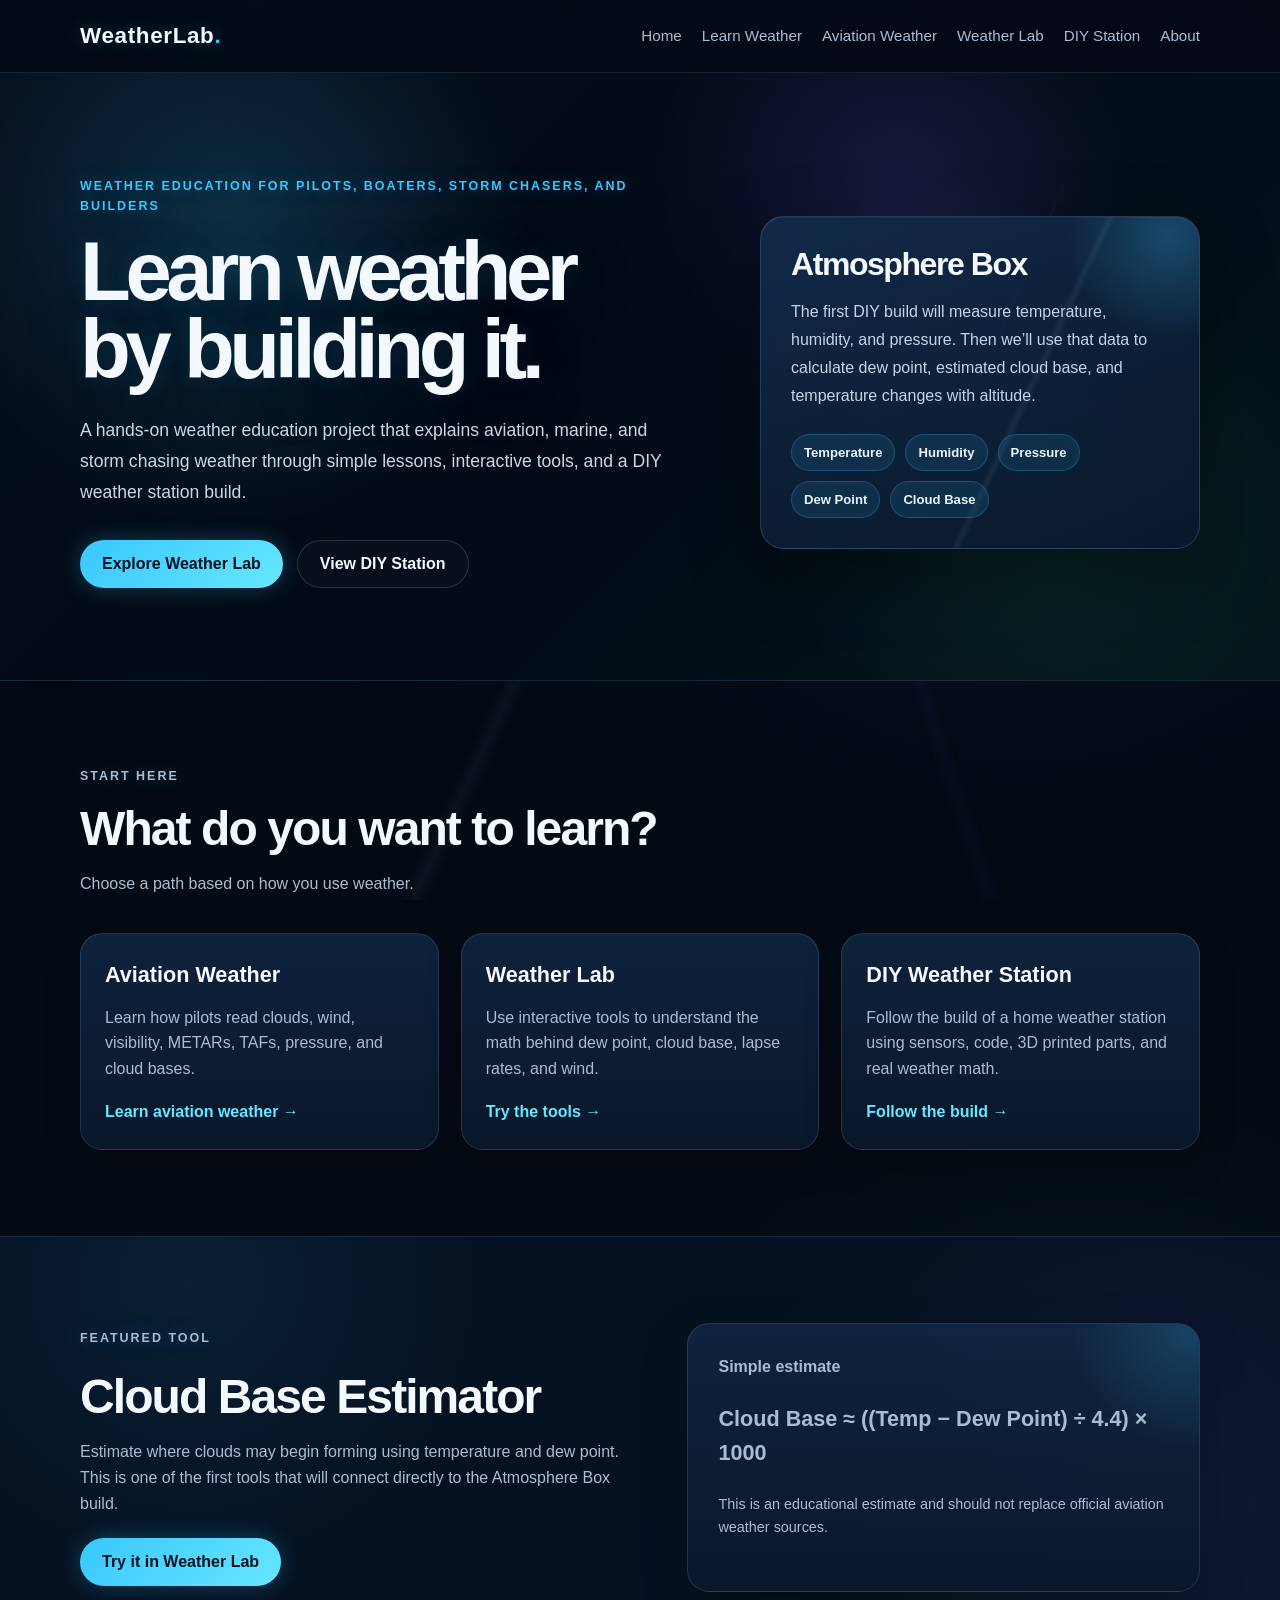
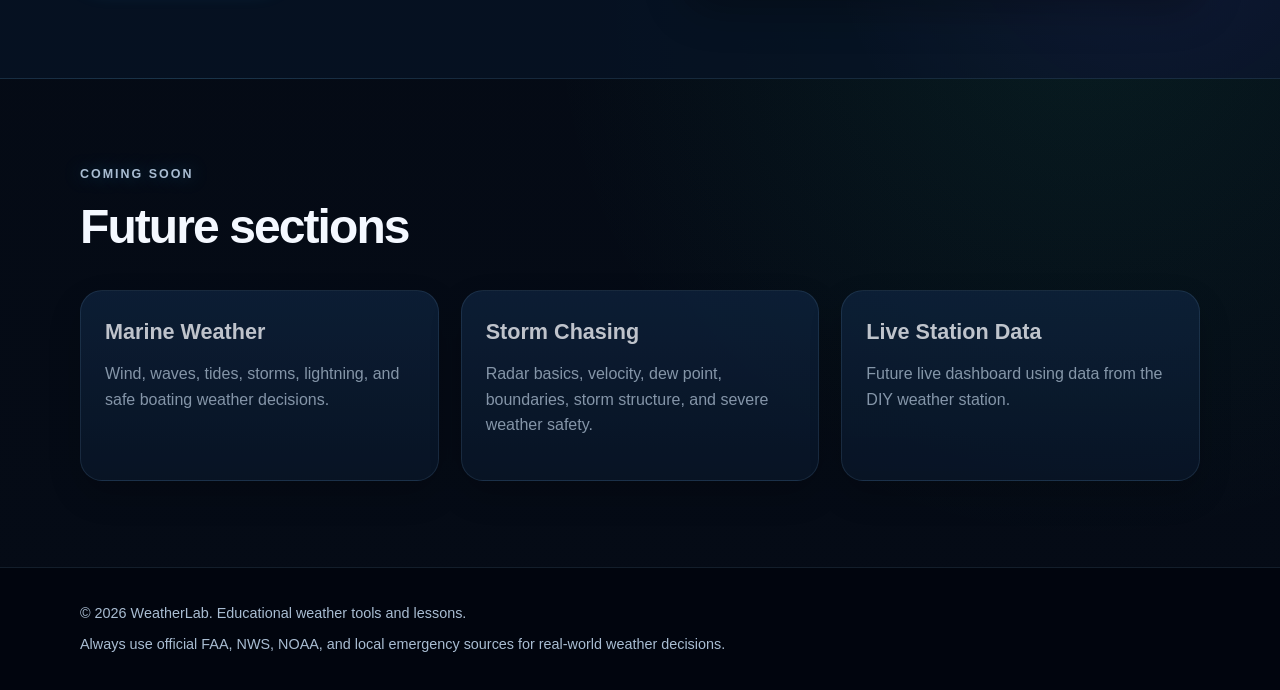
<file: index.html>
<!DOCTYPE html>
<html lang="en">
<head>
  <meta charset="UTF-8" />
  <meta name="viewport" content="width=device-width, initial-scale=1.0" />

  <title>Weather Lab</title>

  <link rel="stylesheet" href="css/style.css" />
</head>
<body>

  <header class="site-header">
    <div class="container nav-container">
      <a href="index.html" class="site-logo">WeatherLab</a>

      <button class="menu-btn" id="menuBtn" aria-label="Open navigation">
        ☰
      </button>

      <nav class="site-nav" id="siteNav">
        <a href="index.html">Home</a>
        <a href="learn-weather.html">Learn Weather</a>
        <a href="aviation-weather.html">Aviation Weather</a>
        <a href="weather-lab.html">Weather Lab</a>
        <a href="diy-station.html">DIY Station</a>
        <a href="about.html">About</a>
      </nav>
    </div>
  </header>

  <main>
    <section class="hero-section">
      <div class="container hero-grid">
        <div class="hero-content">
          <p class="eyebrow">Weather education for pilots, boaters, storm chasers, and builders</p>

          <h1>Learn weather by building it.</h1>

          <p class="hero-text">
            A hands-on weather education project that explains aviation, marine, and storm chasing weather through simple lessons, interactive tools, and a DIY weather station build.
          </p>

          <div class="hero-actions">
            <a href="weather-lab.html" class="btn btn-primary">Explore Weather Lab</a>
            <a href="diy-station.html" class="btn btn-secondary">View DIY Station</a>
          </div>
        </div>

        <div class="hero-card">
          <h2>Atmosphere Box</h2>
          <p>
            The first DIY build will measure temperature, humidity, and pressure. Then we’ll use that data to calculate dew point, estimated cloud base, and temperature changes with altitude.
          </p>

          <div class="sensor-list">
            <span>Temperature</span>
            <span>Humidity</span>
            <span>Pressure</span>
            <span>Dew Point</span>
            <span>Cloud Base</span>
          </div>
        </div>
      </div>
    </section>

    <section class="section">
      <div class="container">
        <div class="section-heading">
          <p class="eyebrow">Start here</p>
          <h2>What do you want to learn?</h2>
          <p>
            Choose a path based on how you use weather.
          </p>
        </div>

        <div class="card-grid">
          <article class="info-card">
            <h3>Aviation Weather</h3>
            <p>
              Learn how pilots read clouds, wind, visibility, METARs, TAFs, pressure, and cloud bases.
            </p>
            <a href="aviation-weather.html">Learn aviation weather →</a>
          </article>

          <article class="info-card">
            <h3>Weather Lab</h3>
            <p>
              Use interactive tools to understand the math behind dew point, cloud base, lapse rates, and wind.
            </p>
            <a href="weather-lab.html">Try the tools →</a>
          </article>

          <article class="info-card">
            <h3>DIY Weather Station</h3>
            <p>
              Follow the build of a home weather station using sensors, code, 3D printed parts, and real weather math.
            </p>
            <a href="diy-station.html">Follow the build →</a>
          </article>
        </div>
      </div>
    </section>

    <section class="section section-alt">
      <div class="container split-section">
        <div>
          <p class="eyebrow">Featured tool</p>
          <h2>Cloud Base Estimator</h2>
          <p>
            Estimate where clouds may begin forming using temperature and dew point. This is one of the first tools that will connect directly to the Atmosphere Box build.
          </p>
          <a href="weather-lab.html" class="btn btn-primary">Try it in Weather Lab</a>
        </div>

        <div class="formula-card">
          <p class="formula-title">Simple estimate</p>
          <p class="formula">
            Cloud Base ≈ ((Temp − Dew Point) ÷ 4.4) × 1000
          </p>
          <p class="small-text">
            This is an educational estimate and should not replace official aviation weather sources.
          </p>
        </div>
      </div>
    </section>

    <section class="section">
      <div class="container">
        <div class="section-heading">
          <p class="eyebrow">Coming soon</p>
          <h2>Future sections</h2>
        </div>

        <div class="card-grid">
          <article class="info-card muted-card">
            <h3>Marine Weather</h3>
            <p>
              Wind, waves, tides, storms, lightning, and safe boating weather decisions.
            </p>
          </article>

          <article class="info-card muted-card">
            <h3>Storm Chasing</h3>
            <p>
              Radar basics, velocity, dew point, boundaries, storm structure, and severe weather safety.
            </p>
          </article>

          <article class="info-card muted-card">
            <h3>Live Station Data</h3>
            <p>
              Future live dashboard using data from the DIY weather station.
            </p>
          </article>
        </div>
      </div>
    </section>
  </main>

  <footer class="site-footer">
    <div class="container footer-content">
      <p>© 2026 WeatherLab. Educational weather tools and lessons.</p>
      <p class="footer-disclaimer">
        Always use official FAA, NWS, NOAA, and local emergency sources for real-world weather decisions.
      </p>
    </div>
  </footer>

  <script src="js/main.js"></script>
</body>
</html>
</file>
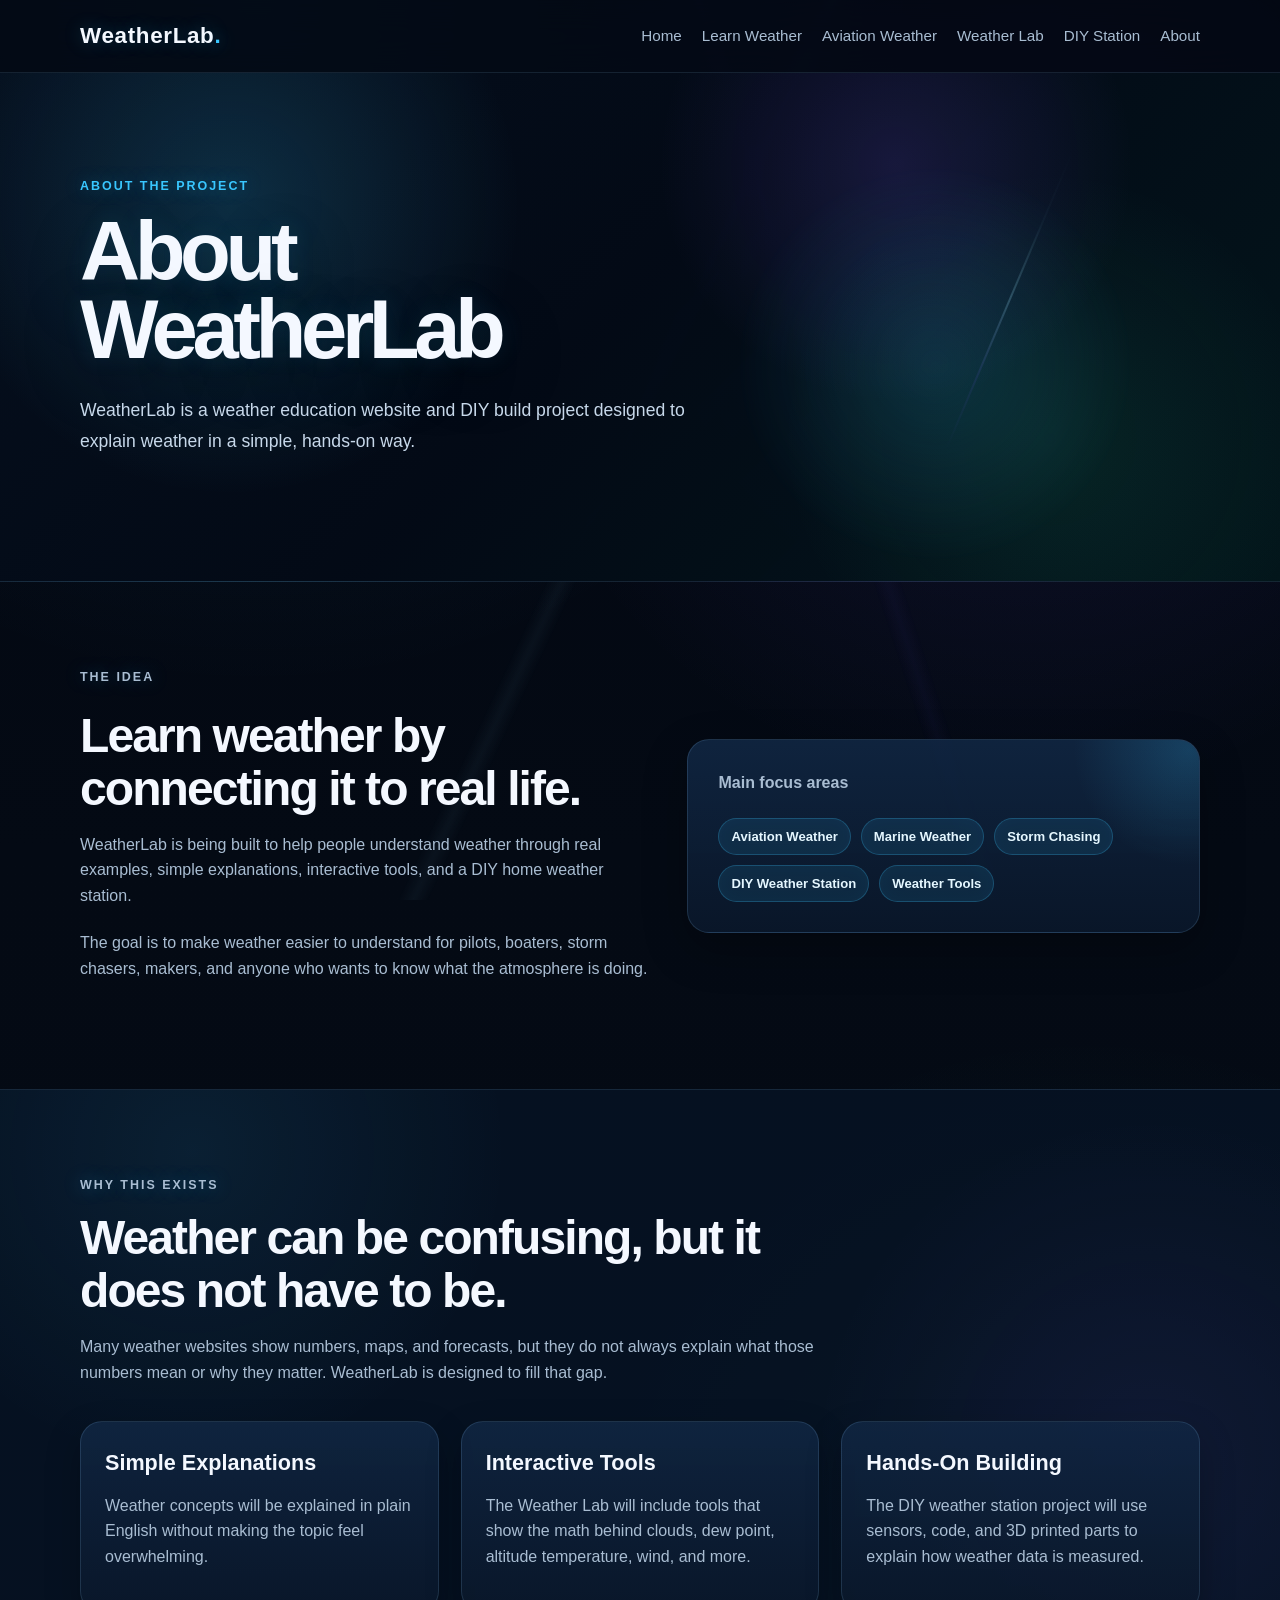
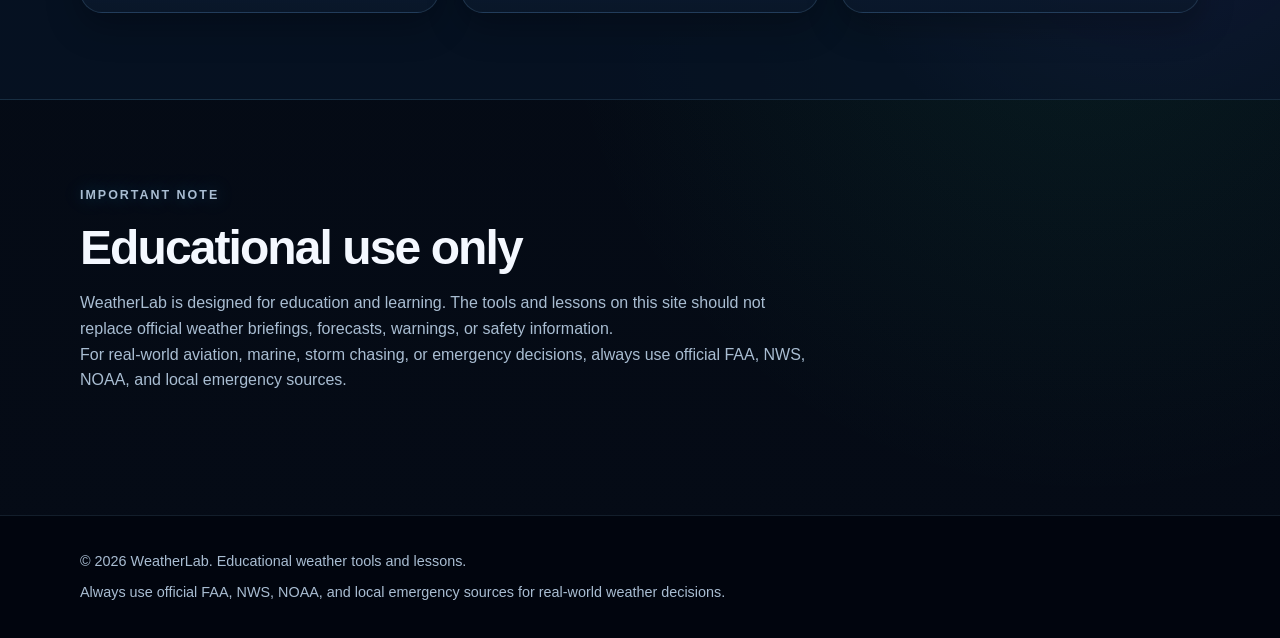
<file: about.html>
<!DOCTYPE html>
<html lang="en">
<head>
  <meta charset="UTF-8" />
  <meta name="viewport" content="width=device-width, initial-scale=1.0" />

  <title>About | Weather Education Project</title>

  <link rel="stylesheet" href="css/style.css" />
</head>
<body>

  <header class="site-header">
    <div class="container nav-container">
      <a href="index.html" class="site-logo">WeatherLab</a>

      <button class="menu-btn" id="menuBtn" aria-label="Open navigation">
        ☰
      </button>

      <nav class="site-nav" id="siteNav">
        <a href="index.html">Home</a>
        <a href="learn-weather.html">Learn Weather</a>
        <a href="aviation-weather.html">Aviation Weather</a>
        <a href="weather-lab.html">Weather Lab</a>
        <a href="diy-station.html">DIY Station</a>
        <a href="about.html">About</a>
      </nav>
    </div>
  </header>

  <main>
    <section class="hero-section">
      <div class="container">
        <p class="eyebrow">About the project</p>
        <h1>About WeatherLab</h1>
        <p class="hero-text">
          WeatherLab is a weather education website and DIY build project designed to explain weather in a simple, hands-on way.
        </p>
      </div>
    </section>

    <section class="section">
      <div class="container split-section">
        <div>
          <p class="eyebrow">The idea</p>
          <h2>Learn weather by connecting it to real life.</h2>
          <p>
            WeatherLab is being built to help people understand weather through real examples, simple explanations, interactive tools, and a DIY home weather station.
          </p>
          <p>
            The goal is to make weather easier to understand for pilots, boaters, storm chasers, makers, and anyone who wants to know what the atmosphere is doing.
          </p>
        </div>

        <div class="formula-card">
          <p class="formula-title">Main focus areas</p>
          <div class="sensor-list">
            <span>Aviation Weather</span>
            <span>Marine Weather</span>
            <span>Storm Chasing</span>
            <span>DIY Weather Station</span>
            <span>Weather Tools</span>
          </div>
        </div>
      </div>
    </section>

    <section class="section section-alt">
      <div class="container">
        <div class="section-heading">
          <p class="eyebrow">Why this exists</p>
          <h2>Weather can be confusing, but it does not have to be.</h2>
          <p>
            Many weather websites show numbers, maps, and forecasts, but they do not always explain what those numbers mean or why they matter. WeatherLab is designed to fill that gap.
          </p>
        </div>

        <div class="card-grid">
          <article class="info-card">
            <h3>Simple Explanations</h3>
            <p>
              Weather concepts will be explained in plain English without making the topic feel overwhelming.
            </p>
          </article>

          <article class="info-card">
            <h3>Interactive Tools</h3>
            <p>
              The Weather Lab will include tools that show the math behind clouds, dew point, altitude temperature, wind, and more.
            </p>
          </article>

          <article class="info-card">
            <h3>Hands-On Building</h3>
            <p>
              The DIY weather station project will use sensors, code, and 3D printed parts to explain how weather data is measured.
            </p>
          </article>
        </div>
      </div>
    </section>

    <section class="section">
      <div class="container">
        <div class="section-heading">
          <p class="eyebrow">Important note</p>
          <h2>Educational use only</h2>
          <p>
            WeatherLab is designed for education and learning. The tools and lessons on this site should not replace official weather briefings, forecasts, warnings, or safety information.
          </p>
          <p>
            For real-world aviation, marine, storm chasing, or emergency decisions, always use official FAA, NWS, NOAA, and local emergency sources.
          </p>
        </div>
      </div>
    </section>
  </main>

  <footer class="site-footer">
    <div class="container footer-content">
      <p>© 2026 WeatherLab. Educational weather tools and lessons.</p>
      <p class="footer-disclaimer">
        Always use official FAA, NWS, NOAA, and local emergency sources for real-world weather decisions.
      </p>
    </div>
  </footer>

  <script src="js/main.js"></script>
</body>
</html>
</file>
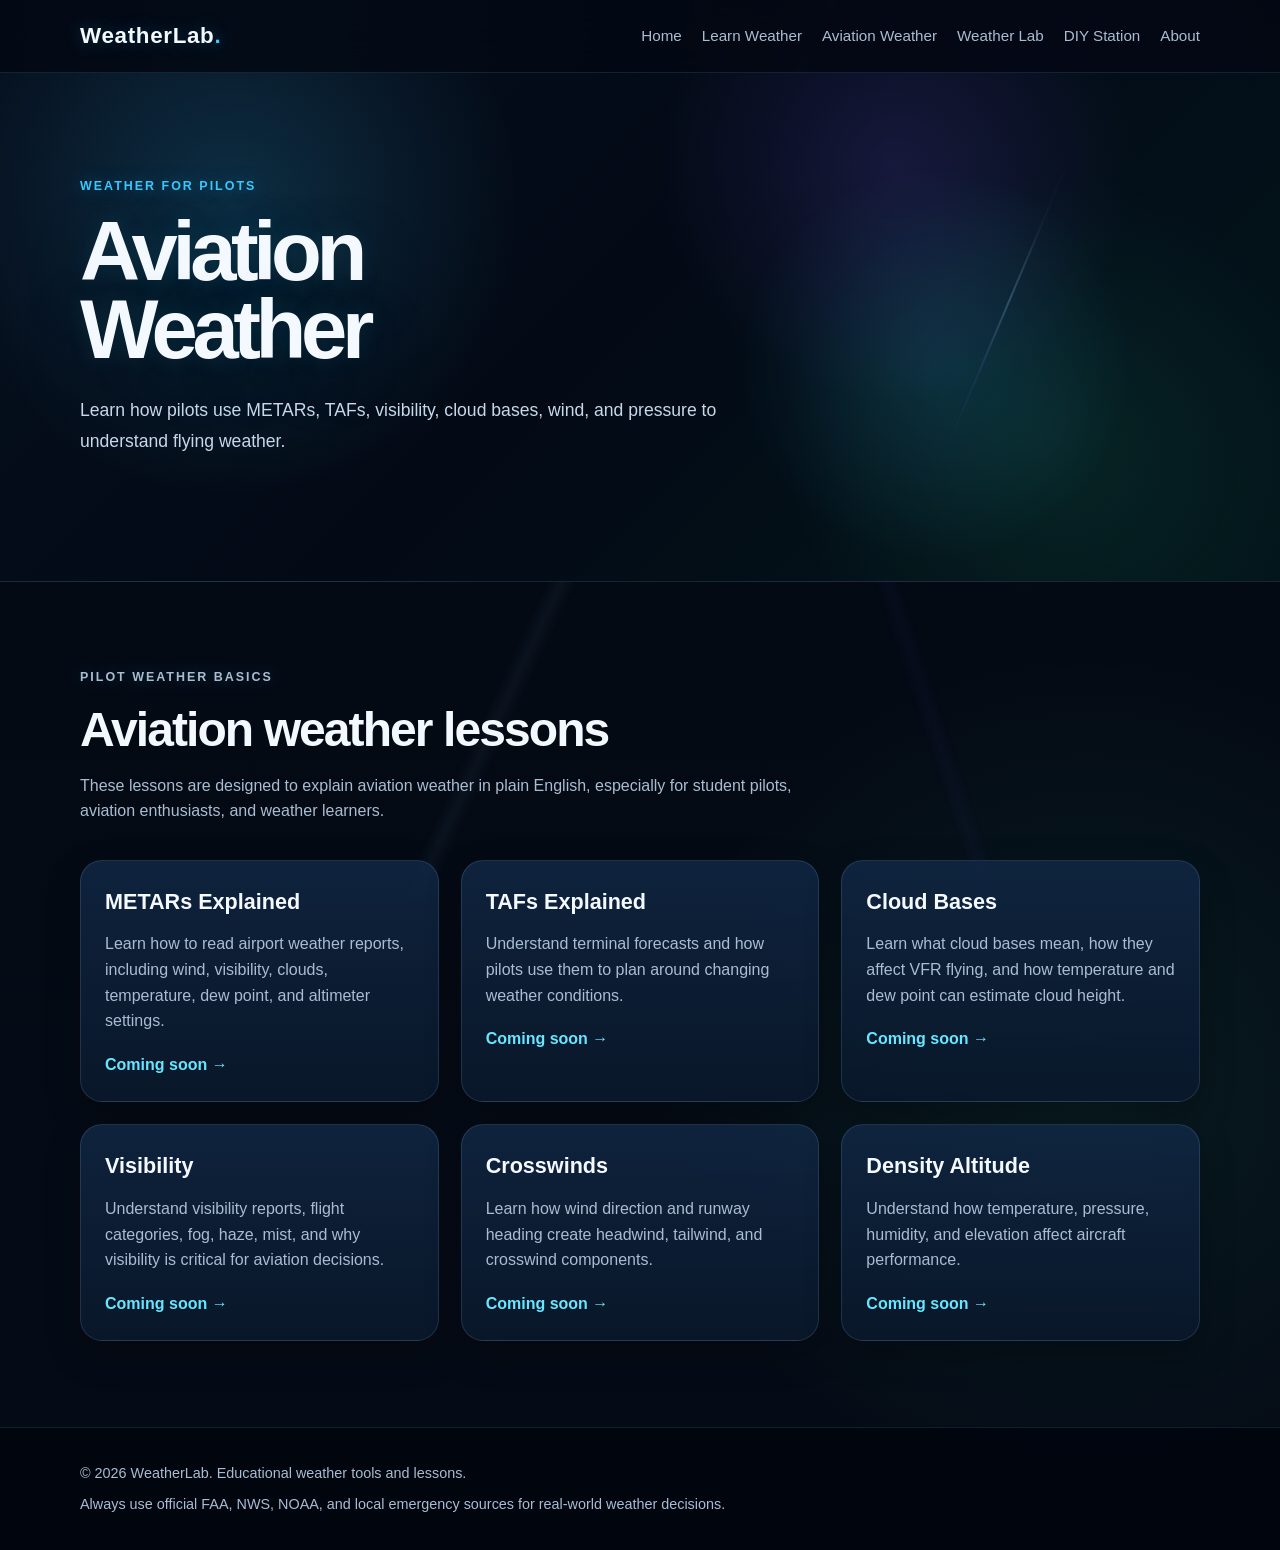
<file: aviation-weather.html>
<!DOCTYPE html>
<html lang="en">
<head>
  <meta charset="UTF-8" />
  <meta name="viewport" content="width=device-width, initial-scale=1.0" />

  <title>Aviation Weather | Weather Education Project</title>

  <link rel="stylesheet" href="css/style.css" />
</head>
<body>

  <header class="site-header">
    <div class="container nav-container">
      <a href="index.html" class="site-logo">WeatherLab</a>

      <button class="menu-btn" id="menuBtn" aria-label="Open navigation">
        ☰
      </button>

      <nav class="site-nav" id="siteNav">
        <a href="index.html">Home</a>
        <a href="learn-weather.html">Learn Weather</a>
        <a href="aviation-weather.html">Aviation Weather</a>
        <a href="weather-lab.html">Weather Lab</a>
        <a href="diy-station.html">DIY Station</a>
        <a href="about.html">About</a>
      </nav>
    </div>
  </header>

  <main>
    <section class="hero-section">
      <div class="container">
        <p class="eyebrow">Weather for pilots</p>
        <h1>Aviation Weather</h1>
        <p class="hero-text">
          Learn how pilots use METARs, TAFs, visibility, cloud bases, wind, and pressure to understand flying weather.
        </p>
      </div>
    </section>

    <section class="section">
      <div class="container">
        <div class="section-heading">
          <p class="eyebrow">Pilot weather basics</p>
          <h2>Aviation weather lessons</h2>
          <p>
            These lessons are designed to explain aviation weather in plain English, especially for student pilots, aviation enthusiasts, and weather learners.
          </p>
        </div>

        <div class="card-grid">
          <article class="info-card">
            <h3>METARs Explained</h3>
            <p>
              Learn how to read airport weather reports, including wind, visibility, clouds, temperature, dew point, and altimeter settings.
            </p>
            <a href="#">Coming soon →</a>
          </article>

          <article class="info-card">
            <h3>TAFs Explained</h3>
            <p>
              Understand terminal forecasts and how pilots use them to plan around changing weather conditions.
            </p>
            <a href="#">Coming soon →</a>
          </article>

          <article class="info-card">
            <h3>Cloud Bases</h3>
            <p>
              Learn what cloud bases mean, how they affect VFR flying, and how temperature and dew point can estimate cloud height.
            </p>
            <a href="#">Coming soon →</a>
          </article>

          <article class="info-card">
            <h3>Visibility</h3>
            <p>
              Understand visibility reports, flight categories, fog, haze, mist, and why visibility is critical for aviation decisions.
            </p>
            <a href="#">Coming soon →</a>
          </article>

          <article class="info-card">
            <h3>Crosswinds</h3>
            <p>
              Learn how wind direction and runway heading create headwind, tailwind, and crosswind components.
            </p>
            <a href="#">Coming soon →</a>
          </article>

          <article class="info-card">
            <h3>Density Altitude</h3>
            <p>
              Understand how temperature, pressure, humidity, and elevation affect aircraft performance.
            </p>
            <a href="#">Coming soon →</a>
          </article>
        </div>
      </div>
    </section>
  </main>

  <footer class="site-footer">
    <div class="container footer-content">
      <p>© 2026 WeatherLab. Educational weather tools and lessons.</p>
      <p class="footer-disclaimer">
        Always use official FAA, NWS, NOAA, and local emergency sources for real-world weather decisions.
      </p>
    </div>
  </footer>

  <script src="js/main.js"></script>
</body>
</html>
</file>
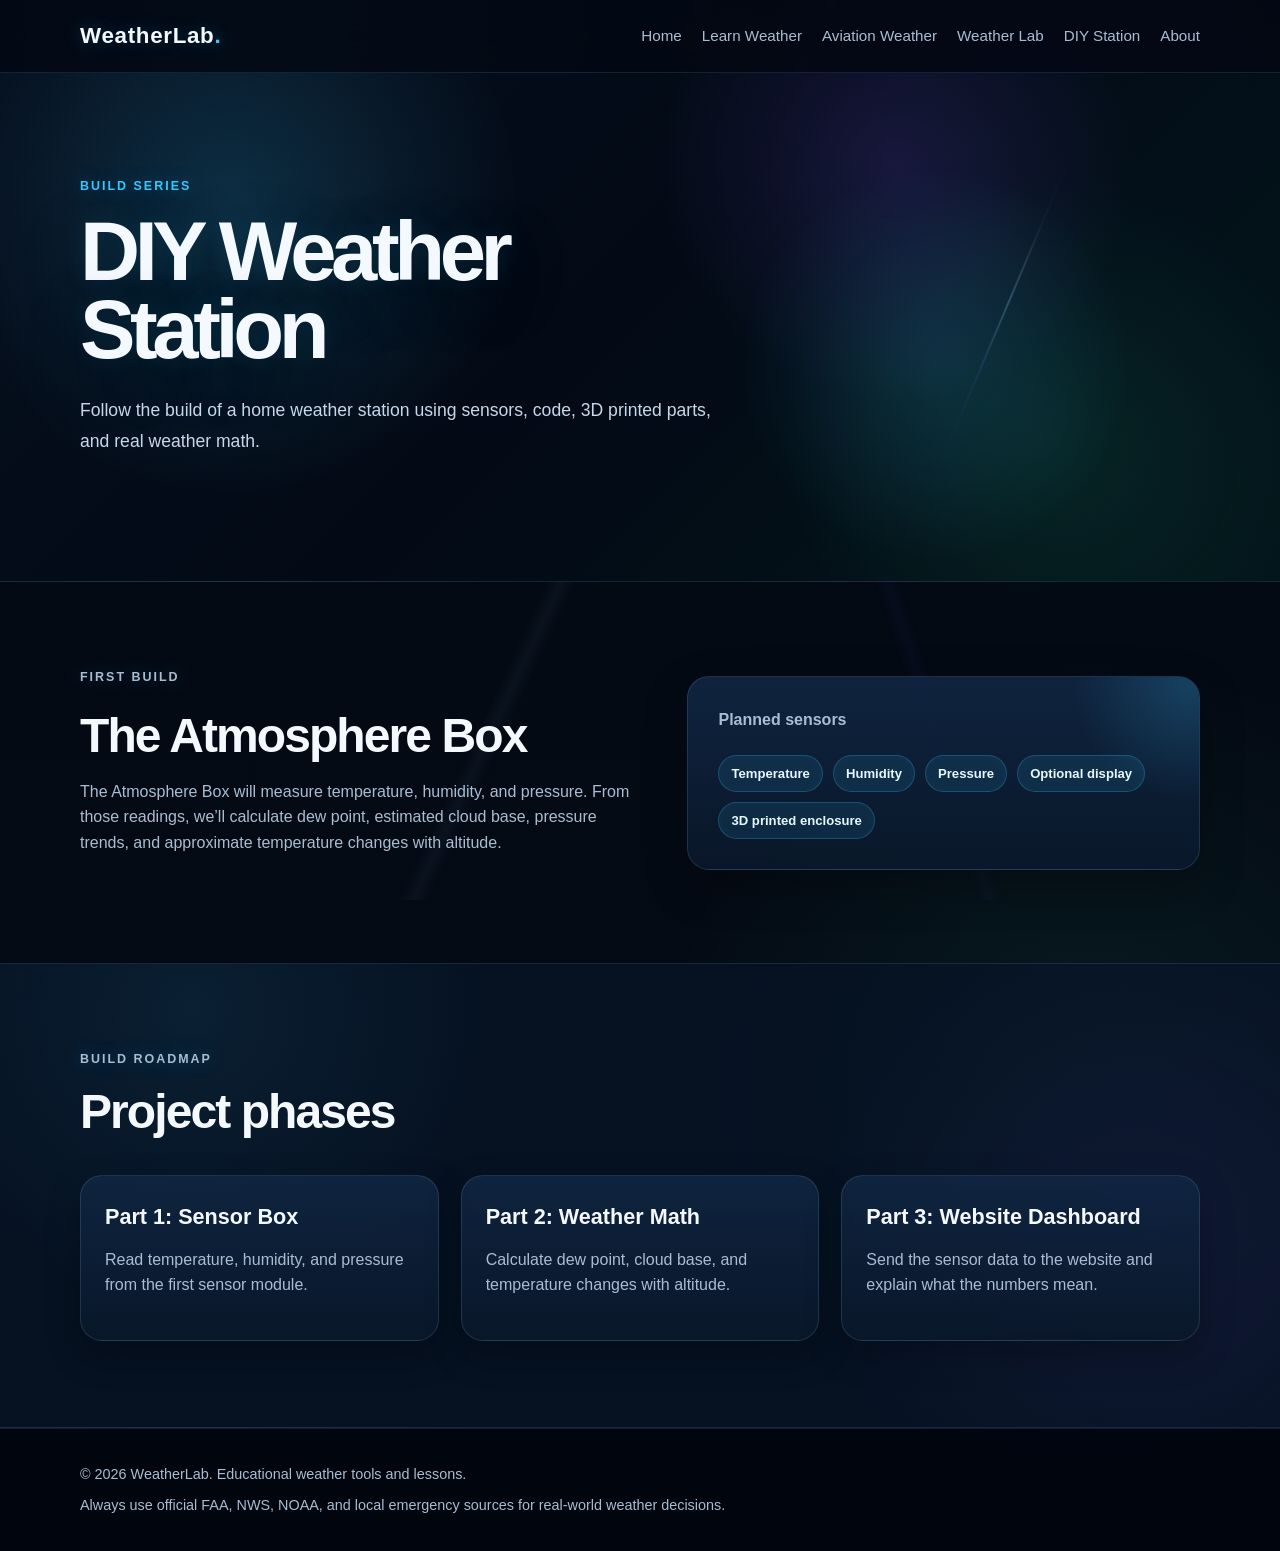
<file: diy-station.html>
<!DOCTYPE html>
<html lang="en">
<head>
  <meta charset="UTF-8" />
  <meta name="viewport" content="width=device-width, initial-scale=1.0" />

  <title>DIY Weather Station | Weather Education Project</title>

  <link rel="stylesheet" href="css/style.css" />
</head>
<body>

  <header class="site-header">
    <div class="container nav-container">
      <a href="index.html" class="site-logo">WeatherLab</a>

      <button class="menu-btn" id="menuBtn" aria-label="Open navigation">
        ☰
      </button>

      <nav class="site-nav" id="siteNav">
        <a href="index.html">Home</a>
        <a href="learn-weather.html">Learn Weather</a>
        <a href="aviation-weather.html">Aviation Weather</a>
        <a href="weather-lab.html">Weather Lab</a>
        <a href="diy-station.html">DIY Station</a>
        <a href="about.html">About</a>
      </nav>
    </div>
  </header>

  <main>
    <section class="hero-section">
      <div class="container">
        <p class="eyebrow">Build series</p>
        <h1>DIY Weather Station</h1>
        <p class="hero-text">
          Follow the build of a home weather station using sensors, code, 3D printed parts, and real weather math.
        </p>
      </div>
    </section>

    <section class="section">
      <div class="container split-section">
        <div>
          <p class="eyebrow">First build</p>
          <h2>The Atmosphere Box</h2>
          <p>
            The Atmosphere Box will measure temperature, humidity, and pressure. From those readings, we’ll calculate dew point, estimated cloud base, pressure trends, and approximate temperature changes with altitude.
          </p>
        </div>

        <div class="formula-card">
          <p class="formula-title">Planned sensors</p>
          <div class="sensor-list">
            <span>Temperature</span>
            <span>Humidity</span>
            <span>Pressure</span>
            <span>Optional display</span>
            <span>3D printed enclosure</span>
          </div>
        </div>
      </div>
    </section>

    <section class="section section-alt">
      <div class="container">
        <div class="section-heading">
          <p class="eyebrow">Build roadmap</p>
          <h2>Project phases</h2>
        </div>

        <div class="card-grid">
          <article class="info-card">
            <h3>Part 1: Sensor Box</h3>
            <p>Read temperature, humidity, and pressure from the first sensor module.</p>
          </article>

          <article class="info-card">
            <h3>Part 2: Weather Math</h3>
            <p>Calculate dew point, cloud base, and temperature changes with altitude.</p>
          </article>

          <article class="info-card">
            <h3>Part 3: Website Dashboard</h3>
            <p>Send the sensor data to the website and explain what the numbers mean.</p>
          </article>
        </div>
      </div>
    </section>
  </main>

  <footer class="site-footer">
    <div class="container footer-content">
      <p>© 2026 WeatherLab. Educational weather tools and lessons.</p>
      <p class="footer-disclaimer">
        Always use official FAA, NWS, NOAA, and local emergency sources for real-world weather decisions.
      </p>
    </div>
  </footer>

  <script src="js/main.js"></script>
</body>
</html>
</file>
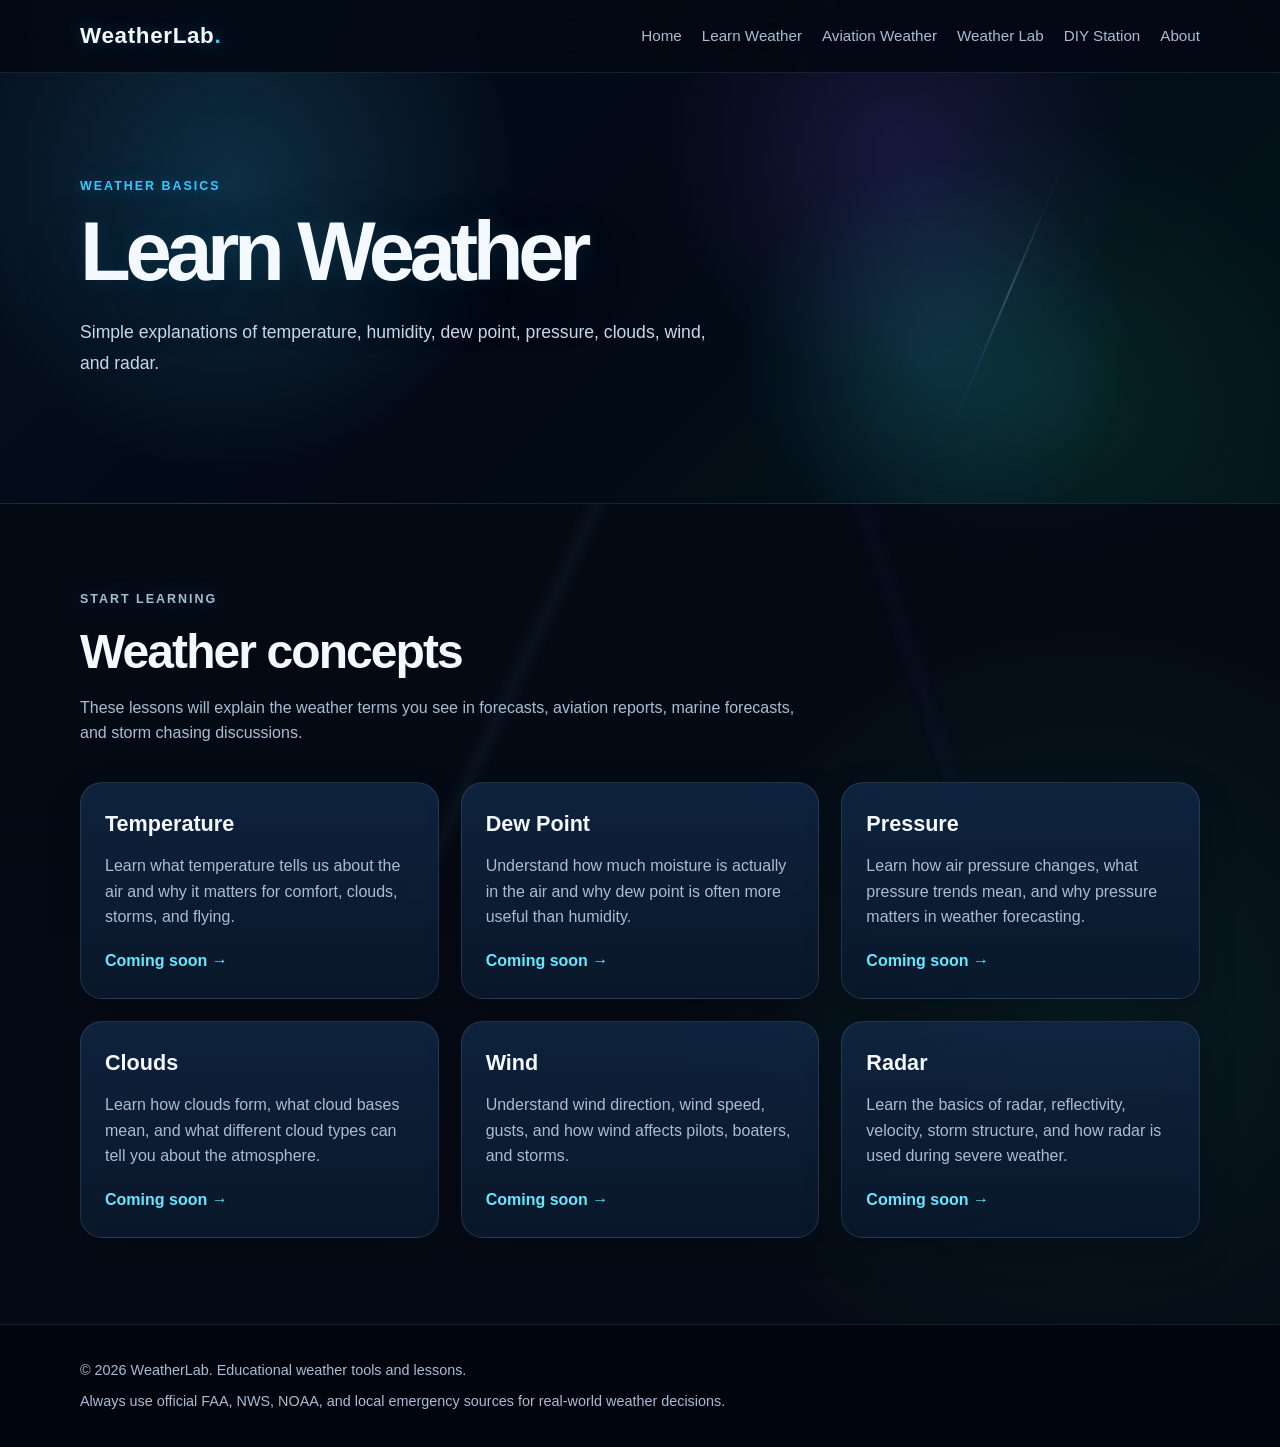
<file: learn-weather.html>
<!DOCTYPE html>
<html lang="en">
<head>
  <meta charset="UTF-8" />
  <meta name="viewport" content="width=device-width, initial-scale=1.0" />

  <title>Learn Weather | Weather Education Project</title>

  <link rel="stylesheet" href="css/style.css" />
</head>
<body>

  <header class="site-header">
    <div class="container nav-container">
      <a href="index.html" class="site-logo">WeatherLab</a>

      <button class="menu-btn" id="menuBtn" aria-label="Open navigation">
        ☰
      </button>

      <nav class="site-nav" id="siteNav">
        <a href="index.html">Home</a>
        <a href="learn-weather.html">Learn Weather</a>
        <a href="aviation-weather.html">Aviation Weather</a>
        <a href="weather-lab.html">Weather Lab</a>
        <a href="diy-station.html">DIY Station</a>
        <a href="about.html">About</a>
      </nav>
    </div>
  </header>

  <main>
    <section class="hero-section">
      <div class="container">
        <p class="eyebrow">Weather basics</p>
        <h1>Learn Weather</h1>
        <p class="hero-text">
          Simple explanations of temperature, humidity, dew point, pressure, clouds, wind, and radar.
        </p>
      </div>
    </section>

    <section class="section">
      <div class="container">
        <div class="section-heading">
          <p class="eyebrow">Start learning</p>
          <h2>Weather concepts</h2>
          <p>
            These lessons will explain the weather terms you see in forecasts, aviation reports, marine forecasts, and storm chasing discussions.
          </p>
        </div>

        <div class="card-grid">
          <article class="info-card">
            <h3>Temperature</h3>
            <p>
              Learn what temperature tells us about the air and why it matters for comfort, clouds, storms, and flying.
            </p>
            <a href="#">Coming soon →</a>
          </article>

          <article class="info-card">
            <h3>Dew Point</h3>
            <p>
              Understand how much moisture is actually in the air and why dew point is often more useful than humidity.
            </p>
            <a href="#">Coming soon →</a>
          </article>

          <article class="info-card">
            <h3>Pressure</h3>
            <p>
              Learn how air pressure changes, what pressure trends mean, and why pressure matters in weather forecasting.
            </p>
            <a href="#">Coming soon →</a>
          </article>

          <article class="info-card">
            <h3>Clouds</h3>
            <p>
              Learn how clouds form, what cloud bases mean, and what different cloud types can tell you about the atmosphere.
            </p>
            <a href="#">Coming soon →</a>
          </article>

          <article class="info-card">
            <h3>Wind</h3>
            <p>
              Understand wind direction, wind speed, gusts, and how wind affects pilots, boaters, and storms.
            </p>
            <a href="#">Coming soon →</a>
          </article>

          <article class="info-card">
            <h3>Radar</h3>
            <p>
              Learn the basics of radar, reflectivity, velocity, storm structure, and how radar is used during severe weather.
            </p>
            <a href="#">Coming soon →</a>
          </article>
        </div>
      </div>
    </section>
  </main>

  <footer class="site-footer">
    <div class="container footer-content">
      <p>© 2026 WeatherLab. Educational weather tools and lessons.</p>
      <p class="footer-disclaimer">
        Always use official FAA, NWS, NOAA, and local emergency sources for real-world weather decisions.
      </p>
    </div>
  </footer>

  <script src="js/main.js"></script>
</body>
</html>
</file>
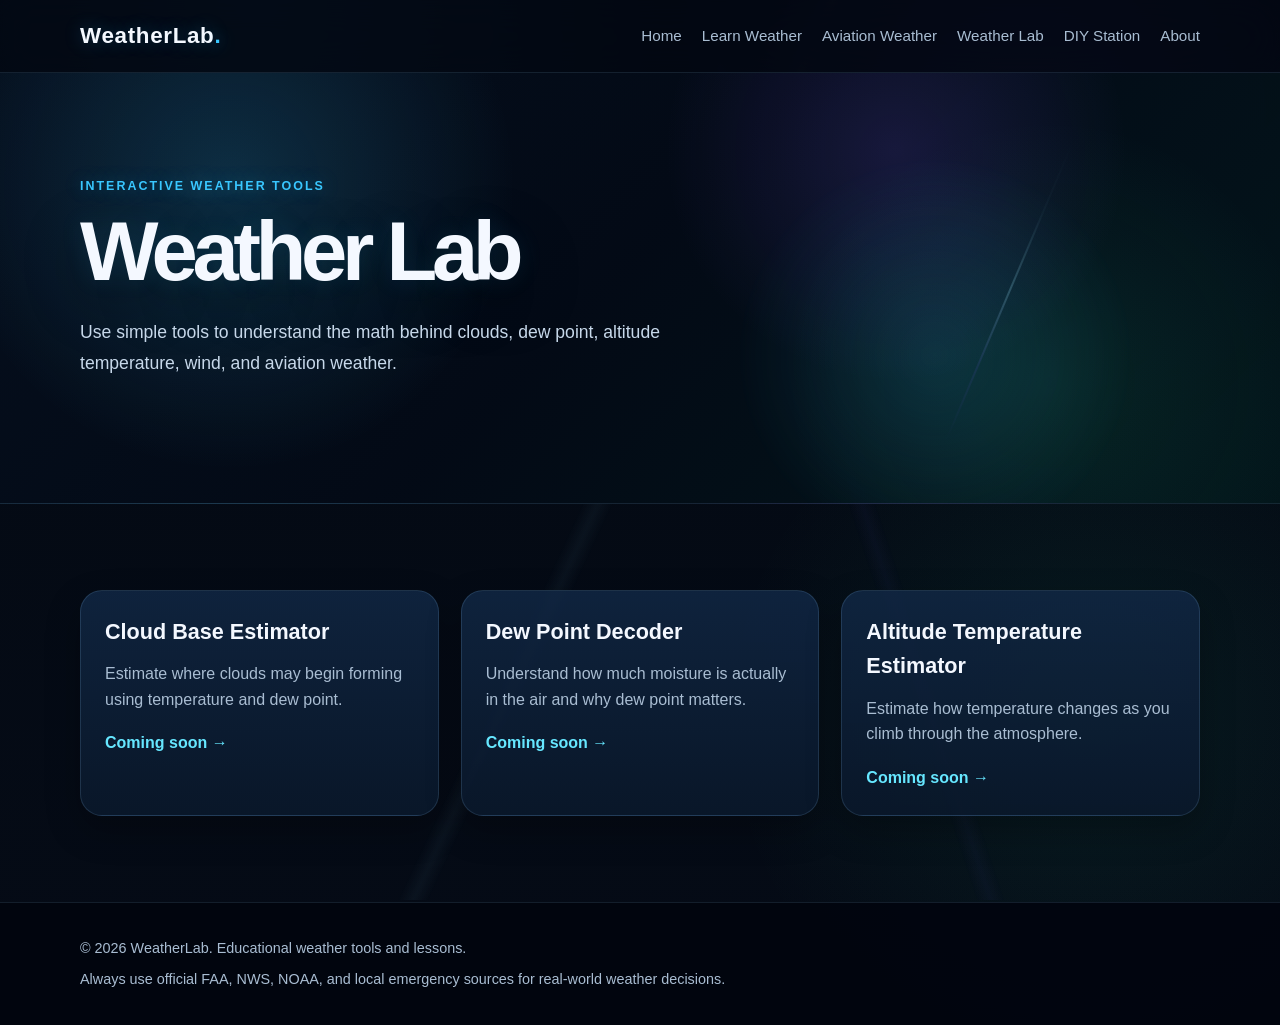
<file: weather-lab.html>
<!DOCTYPE html>
<html lang="en">
<head>
  <meta charset="UTF-8" />
  <meta name="viewport" content="width=device-width, initial-scale=1.0" />

  <title>Weather Lab | Weather Education Project</title>

  <link rel="stylesheet" href="css/style.css" />
</head>
<body>

  <header class="site-header">
    <div class="container nav-container">
      <a href="index.html" class="site-logo">WeatherLab</a>

      <button class="menu-btn" id="menuBtn" aria-label="Open navigation">
        ☰
      </button>

      <nav class="site-nav" id="siteNav">
        <a href="index.html">Home</a>
        <a href="learn-weather.html">Learn Weather</a>
        <a href="aviation-weather.html">Aviation Weather</a>
        <a href="weather-lab.html">Weather Lab</a>
        <a href="diy-station.html">DIY Station</a>
        <a href="about.html">About</a>
      </nav>
    </div>
  </header>

  <main>
    <section class="hero-section">
      <div class="container">
        <p class="eyebrow">Interactive weather tools</p>
        <h1>Weather Lab</h1>
        <p class="hero-text">
          Use simple tools to understand the math behind clouds, dew point, altitude temperature, wind, and aviation weather.
        </p>
      </div>
    </section>

    <section class="section">
      <div class="container">
        <div class="card-grid">
          <article class="info-card">
            <h3>Cloud Base Estimator</h3>
            <p>
              Estimate where clouds may begin forming using temperature and dew point.
            </p>
            <a href="#">Coming soon →</a>
          </article>

          <article class="info-card">
            <h3>Dew Point Decoder</h3>
            <p>
              Understand how much moisture is actually in the air and why dew point matters.
            </p>
            <a href="#">Coming soon →</a>
          </article>

          <article class="info-card">
            <h3>Altitude Temperature Estimator</h3>
            <p>
              Estimate how temperature changes as you climb through the atmosphere.
            </p>
            <a href="#">Coming soon →</a>
          </article>
        </div>
      </div>
    </section>
  </main>

  <footer class="site-footer">
    <div class="container footer-content">
      <p>© 2026 WeatherLab. Educational weather tools and lessons.</p>
      <p class="footer-disclaimer">
        Always use official FAA, NWS, NOAA, and local emergency sources for real-world weather decisions.
      </p>
    </div>
  </footer>

  <script src="js/main.js"></script>
</body>
</html>
</file>
<file: css/style.css>
/* =========================
   WeatherLab Global Styles
   Storm / Lightning Theme
========================= */

:root {
  --color-bg: #040a14;
  --color-bg-deep: #020611;
  --color-bg-alt: #071426;

  --color-card: rgba(14, 31, 54, 0.86);
  --color-card-strong: rgba(18, 43, 76, 0.92);

  --color-text: #f4f8ff;
  --color-muted: #a9bdd2;
  --color-muted-light: #c8d7e7;

  --color-accent: #39c7ff;
  --color-accent-strong: #66e7ff;
  --color-lightning: #9ee7ff;
  --color-electric: #7c5cff;
  --color-storm-green: #2ee6a6;

  --color-border: rgba(148, 210, 255, 0.16);
  --color-border-bright: rgba(100, 220, 255, 0.32);

  --max-width: 1120px;
  --radius: 22px;
  --shadow: 0 24px 70px rgba(0, 0, 0, 0.45);
}

/* =========================
   Reset / Base
========================= */

* {
  box-sizing: border-box;
  margin: 0;
  padding: 0;
}

html {
  scroll-behavior: smooth;
}

body {
  font-family: Arial, Helvetica, sans-serif;
  background:
    radial-gradient(circle at 20% 0%, rgba(57, 199, 255, 0.11), transparent 28%),
    radial-gradient(circle at 80% 12%, rgba(124, 92, 255, 0.12), transparent 24%),
    radial-gradient(circle at 85% 70%, rgba(46, 230, 166, 0.08), transparent 28%),
    linear-gradient(180deg, var(--color-bg-deep), var(--color-bg) 38%, #050b16 100%);
  color: var(--color-text);
  line-height: 1.6;
  min-height: 100vh;
}

body::before {
  content: "";
  position: fixed;
  inset: 0;
  pointer-events: none;
  z-index: -1;
  background:
    linear-gradient(115deg, transparent 0%, transparent 48%, rgba(158, 231, 255, 0.06) 49%, transparent 50%, transparent 100%),
    linear-gradient(72deg, transparent 0%, transparent 62%, rgba(124, 92, 255, 0.05) 63%, transparent 64%, transparent 100%);
  opacity: 0.75;
}

a {
  color: inherit;
  text-decoration: none;
}

img {
  max-width: 100%;
  display: block;
}

.container {
  width: min(100% - 32px, var(--max-width));
  margin: 0 auto;
}

/* =========================
   Header / Navigation
========================= */

.site-header {
  position: sticky;
  top: 0;
  z-index: 100;
  background: rgba(3, 8, 18, 0.78);
  backdrop-filter: blur(18px);
  border-bottom: 1px solid rgba(148, 210, 255, 0.12);
}

.nav-container {
  min-height: 72px;
  display: flex;
  align-items: center;
  justify-content: space-between;
}

.site-logo {
  font-size: 1.4rem;
  font-weight: 900;
  letter-spacing: 0.03em;
  color: var(--color-text);
  text-shadow: 0 0 18px rgba(57, 199, 255, 0.25);
}

.site-logo::after {
  content: ".";
  color: var(--color-accent);
  text-shadow: 0 0 16px rgba(57, 199, 255, 0.9);
}

.site-nav {
  display: flex;
  align-items: center;
  gap: 1.25rem;
}

.site-nav a {
  color: var(--color-muted);
  font-size: 0.95rem;
  transition: color 0.2s ease, text-shadow 0.2s ease;
}

.site-nav a:hover {
  color: var(--color-accent-strong);
  text-shadow: 0 0 14px rgba(57, 199, 255, 0.5);
}

.menu-btn {
  display: none;
  border: none;
  background: transparent;
  color: var(--color-text);
  font-size: 1.8rem;
  cursor: pointer;
}

/* =========================
   Hero
========================= */

.hero-section {
  position: relative;
  overflow: hidden;
  padding: 104px 0 92px;
  background:
    radial-gradient(circle at 18% 26%, rgba(57, 199, 255, 0.18), transparent 26%),
    radial-gradient(circle at 70% 18%, rgba(124, 92, 255, 0.16), transparent 24%),
    radial-gradient(circle at 82% 72%, rgba(46, 230, 166, 0.09), transparent 24%),
    linear-gradient(135deg, rgba(5, 15, 30, 0.98), rgba(3, 10, 22, 0.98) 48%, rgba(3, 23, 27, 0.95));
  border-bottom: 1px solid rgba(148, 210, 255, 0.12);
}

.hero-section::before {
  content: "";
  position: absolute;
  top: 12%;
  right: 9%;
  width: 460px;
  height: 460px;
  background:
    radial-gradient(circle, rgba(57, 199, 255, 0.16), transparent 62%);
  filter: blur(8px);
  opacity: 0.9;
  pointer-events: none;
}

.hero-section::after {
  content: "";
  position: absolute;
  top: 12%;
  right: 21%;
  width: 2px;
  height: 330px;
  background:
    linear-gradient(
      180deg,
      transparent,
      rgba(158, 231, 255, 0.05),
      rgba(158, 231, 255, 0.34),
      rgba(124, 92, 255, 0.16),
      transparent
    );
  transform: rotate(23deg);
  filter: drop-shadow(0 0 18px rgba(57, 199, 255, 0.45));
  opacity: 0.65;
  pointer-events: none;
}

.hero-grid {
  position: relative;
  z-index: 2;
  display: grid;
  grid-template-columns: minmax(0, 1.05fr) minmax(340px, 0.8fr);
  align-items: center;
  gap: 86px;
}

.hero-content {
  max-width: 690px;
}

.eyebrow {
  color: var(--color-accent);
  font-size: 0.78rem;
  font-weight: 900;
  letter-spacing: 0.16em;
  text-transform: uppercase;
  margin-bottom: 16px;
  text-shadow: 0 0 18px rgba(57, 199, 255, 0.35);
}

h1 {
  font-size: clamp(3.4rem, 6.5vw, 5.9rem);
  line-height: 0.94;
  letter-spacing: -0.065em;
  margin-bottom: 26px;
  max-width: 11ch;
  color: var(--color-text);
  text-shadow:
    0 0 24px rgba(57, 199, 255, 0.12),
    0 18px 60px rgba(0, 0, 0, 0.4);
}

h2 {
  font-size: clamp(2rem, 4vw, 3rem);
  line-height: 1.1;
  letter-spacing: -0.04em;
  margin-bottom: 16px;
}

h3 {
  font-size: 1.35rem;
  margin-bottom: 12px;
}

.hero-text {
  color: #c7d8ea;
  font-size: 1.1rem;
  line-height: 1.75;
  max-width: 650px;
  margin-bottom: 32px;
}

.hero-actions {
  display: flex;
  flex-wrap: wrap;
  gap: 14px;
}

/* =========================
   Buttons
========================= */

.btn {
  display: inline-flex;
  align-items: center;
  justify-content: center;
  min-height: 48px;
  padding: 0 22px;
  border-radius: 999px;
  font-weight: 800;
  transition:
    transform 0.2s ease,
    background 0.2s ease,
    border-color 0.2s ease,
    box-shadow 0.2s ease;
}

.btn:hover {
  transform: translateY(-2px);
}

.btn-primary {
  background: linear-gradient(135deg, var(--color-accent), var(--color-accent-strong));
  color: #02111d;
  box-shadow: 0 0 22px rgba(57, 199, 255, 0.28);
}

.btn-primary:hover {
  box-shadow: 0 0 32px rgba(57, 199, 255, 0.42);
}

.btn-secondary {
  border: 1px solid rgba(148, 210, 255, 0.18);
  color: var(--color-text);
  background: rgba(255, 255, 255, 0.025);
}

.btn-secondary:hover {
  background: rgba(57, 199, 255, 0.08);
  border-color: rgba(57, 199, 255, 0.34);
  box-shadow: 0 0 24px rgba(57, 199, 255, 0.12);
}

/* =========================
   Hero Card
========================= */

.hero-card {
  position: relative;
  overflow: hidden;
  background:
    linear-gradient(160deg, rgba(17, 41, 72, 0.94), rgba(10, 24, 44, 0.94)),
    radial-gradient(circle at top left, rgba(57, 199, 255, 0.22), transparent 34%);
  border: 1px solid rgba(148, 210, 255, 0.18);
  border-radius: 24px;
  padding: 30px;
  box-shadow:
    0 24px 70px rgba(0, 0, 0, 0.42),
    inset 0 1px 0 rgba(255, 255, 255, 0.04);
  max-width: 440px;
  justify-self: end;
}

.hero-card::before {
  content: "";
  position: absolute;
  top: -90px;
  right: -80px;
  width: 220px;
  height: 220px;
  background: radial-gradient(circle, rgba(57, 199, 255, 0.24), transparent 65%);
  pointer-events: none;
}

.hero-card::after {
  content: "";
  position: absolute;
  inset: 0;
  background:
    linear-gradient(115deg, transparent 0%, transparent 58%, rgba(158, 231, 255, 0.07) 59%, transparent 60%);
  pointer-events: none;
}

.hero-card h2,
.hero-card p,
.hero-card .sensor-list {
  position: relative;
  z-index: 1;
}

.hero-card h2 {
  font-size: 2rem;
  line-height: 1.1;
  letter-spacing: -0.045em;
  margin-bottom: 16px;
}

.hero-card p {
  color: #c2d5e9;
  font-size: 1rem;
  line-height: 1.75;
  margin-bottom: 24px;
}

.sensor-list {
  display: flex;
  flex-wrap: wrap;
  gap: 10px;
}

.sensor-list span {
  background: rgba(57, 199, 255, 0.1);
  color: #e5f7ff;
  border: 1px solid rgba(57, 199, 255, 0.24);
  border-radius: 999px;
  padding: 7px 12px;
  font-size: 0.82rem;
  font-weight: 700;
  box-shadow: inset 0 0 18px rgba(57, 199, 255, 0.03);
}

/* =========================
   Sections / Cards
========================= */

.section {
  padding: 86px 0;
}

.section-alt {
  background:
    radial-gradient(circle at 15% 10%, rgba(57, 199, 255, 0.08), transparent 26%),
    radial-gradient(circle at 90% 60%, rgba(124, 92, 255, 0.08), transparent 28%),
    rgba(7, 20, 38, 0.78);
  border-top: 1px solid rgba(148, 210, 255, 0.12);
  border-bottom: 1px solid rgba(148, 210, 255, 0.12);
}

.section-heading {
  max-width: 740px;
  margin-bottom: 36px;
}

.section-heading p {
  color: var(--color-muted);
}

.card-grid {
  display: grid;
  grid-template-columns: repeat(3, 1fr);
  gap: 22px;
}

.info-card {
  position: relative;
  overflow: hidden;
  background:
    linear-gradient(180deg, rgba(17, 39, 68, 0.86), rgba(10, 24, 43, 0.9));
  border: 1px solid rgba(148, 210, 255, 0.15);
  border-radius: var(--radius);
  padding: 24px;
  box-shadow: 0 14px 34px rgba(0, 0, 0, 0.25);
  transition:
    transform 0.22s ease,
    border-color 0.22s ease,
    box-shadow 0.22s ease;
}

.info-card::before {
  content: "";
  position: absolute;
  top: -80px;
  right: -70px;
  width: 150px;
  height: 150px;
  background: radial-gradient(circle, rgba(57, 199, 255, 0.14), transparent 65%);
  opacity: 0;
  transition: opacity 0.22s ease;
}

.info-card:hover {
  transform: translateY(-5px);
  border-color: rgba(57, 199, 255, 0.38);
  box-shadow:
    0 18px 44px rgba(0, 0, 0, 0.34),
    0 0 30px rgba(57, 199, 255, 0.08);
}

.info-card:hover::before {
  opacity: 1;
}

.info-card h3,
.info-card p,
.info-card a {
  position: relative;
  z-index: 1;
}

.info-card p {
  color: var(--color-muted);
  margin-bottom: 18px;
}

.info-card a {
  color: var(--color-accent-strong);
  font-weight: 800;
}

.muted-card {
  opacity: 0.78;
}

.split-section {
  display: grid;
  grid-template-columns: 1fr 0.9fr;
  gap: 38px;
  align-items: center;
}

.split-section p {
  color: var(--color-muted);
  margin-bottom: 22px;
}

.formula-card {
  position: relative;
  overflow: hidden;
  background:
    linear-gradient(180deg, rgba(17, 39, 68, 0.88), rgba(10, 24, 43, 0.92));
  border: 1px solid rgba(148, 210, 255, 0.15);
  border-radius: var(--radius);
  padding: 30px;
  box-shadow: 0 16px 44px rgba(0, 0, 0, 0.28);
}

.formula-card::before {
  content: "";
  position: absolute;
  top: -110px;
  right: -110px;
  width: 240px;
  height: 240px;
  background: radial-gradient(circle, rgba(57, 199, 255, 0.18), transparent 68%);
}

.formula-title {
  position: relative;
  z-index: 1;
  color: var(--color-accent);
  font-weight: 800;
  margin-bottom: 10px;
}

.formula {
  position: relative;
  z-index: 1;
  font-size: 1.35rem;
  color: var(--color-text);
  font-weight: 900;
  margin-bottom: 14px;
}

.small-text {
  position: relative;
  z-index: 1;
  font-size: 0.9rem;
  color: var(--color-muted);
}

/* =========================
   Footer
========================= */

.site-footer {
  padding: 34px 0;
  background: rgba(2, 6, 15, 0.96);
  border-top: 1px solid rgba(148, 210, 255, 0.12);
}

.footer-content {
  display: flex;
  flex-direction: column;
  gap: 8px;
  color: var(--color-muted);
  font-size: 0.9rem;
}

.footer-disclaimer {
  max-width: 820px;
}

/* =========================
   Responsive
========================= */

@media (max-width: 960px) {
  .hero-grid {
    grid-template-columns: 1fr;
    gap: 44px;
  }

  .hero-card {
    justify-self: stretch;
    max-width: none;
  }

  h1 {
    max-width: 10ch;
  }
}

@media (max-width: 860px) {
  .menu-btn {
    display: block;
  }

  .site-nav {
    position: absolute;
    top: 72px;
    right: 16px;
    left: 16px;
    display: none;
    flex-direction: column;
    align-items: flex-start;
    background: rgba(10, 24, 43, 0.98);
    border: 1px solid rgba(148, 210, 255, 0.18);
    border-radius: var(--radius);
    padding: 18px;
    box-shadow: var(--shadow);
  }

  .site-nav.open {
    display: flex;
  }

  .split-section {
    grid-template-columns: 1fr;
  }

  .card-grid {
    grid-template-columns: 1fr;
  }

  .hero-section {
    padding: 76px 0 64px;
  }

  .section {
    padding: 68px 0;
  }
}

@media (max-width: 520px) {
  .container {
    width: min(100% - 26px, var(--max-width));
  }

  .hero-actions {
    flex-direction: column;
  }

  .btn {
    width: 100%;
  }

  h1 {
    font-size: clamp(3rem, 16vw, 4.2rem);
    max-width: 9ch;
  }

  h2 {
    font-size: 2rem;
  }

  .hero-card {
    padding: 24px;
  }

  .hero-card h2 {
    font-size: 1.75rem;
  }

  .section {
    padding: 58px 0;
  }
}
</file>
